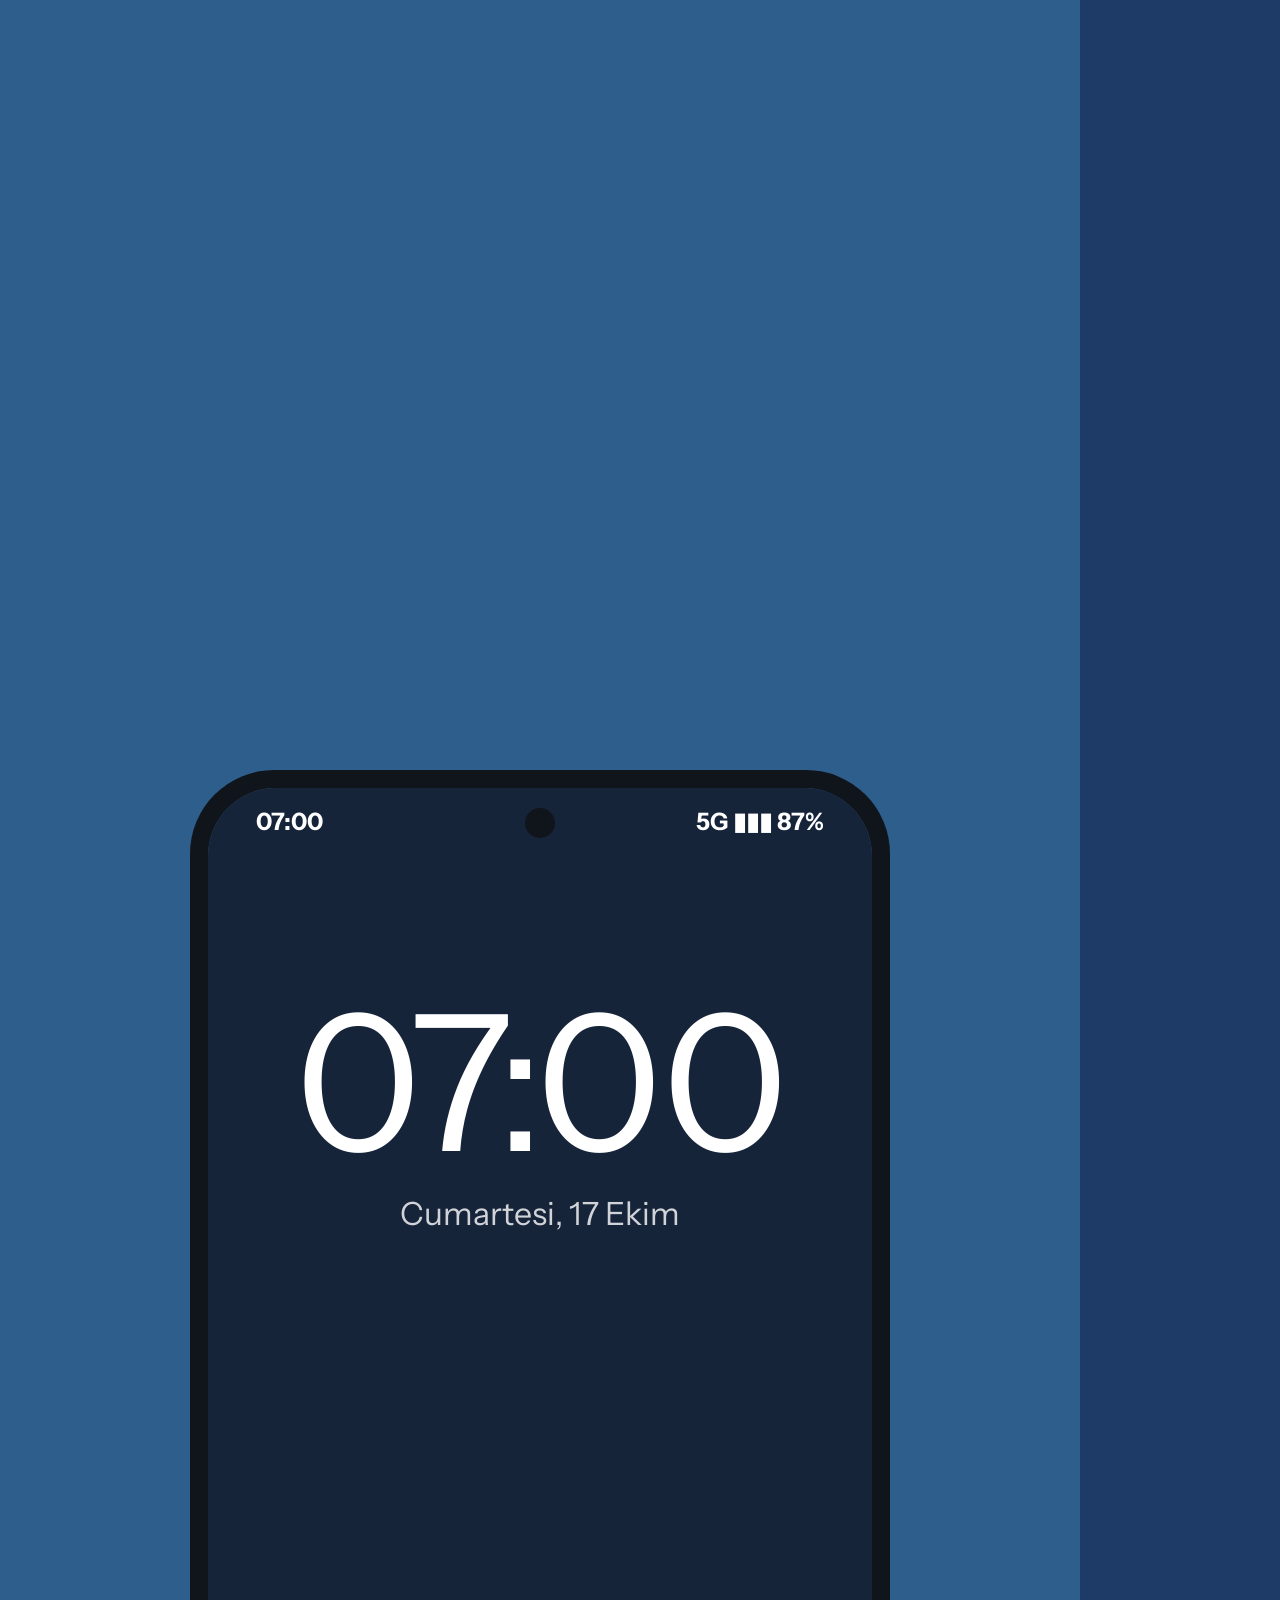
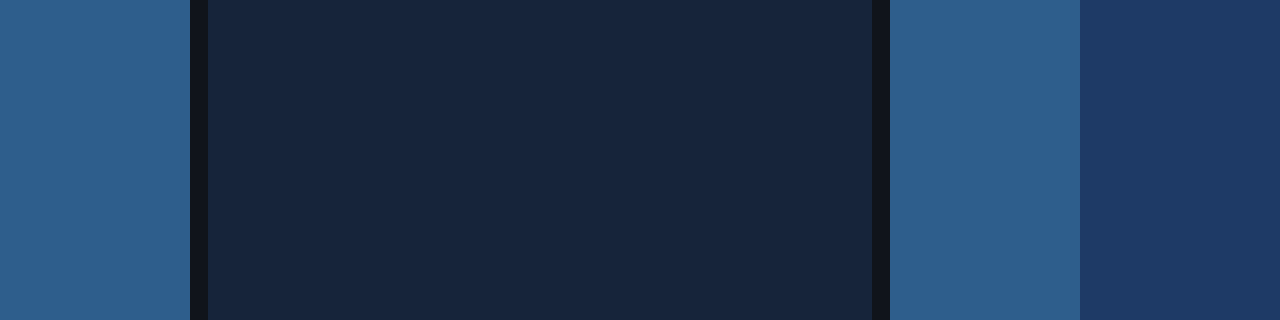
<file: tanitim/video.html>
<!doctype html>
<html lang="tr">
<head>
<meta charset="utf-8">
<style>
@font-face { font-family: "BigShoulders"; src: url("fonts/BigShoulders-Bold.ttf"); font-weight: 700; }
@font-face { font-family: "Instrument"; src: url("fonts/InstrumentSans-Regular.ttf"); font-weight: 400; }
@font-face { font-family: "Instrument"; src: url("fonts/InstrumentSans-Bold.ttf"); font-weight: 700; }

* { box-sizing: border-box; margin: 0; padding: 0; }
html, body { width: 1080px; height: 1920px; overflow: hidden; background: #1E3A66; }

#sahne {
  position: relative; width: 1080px; height: 1920px; overflow: hidden;
  font-family: "Instrument", sans-serif; color: #fff;
  background: #1E3A66;
}

/* Üst yazı */
#altyazi {
  position: absolute; left: 72px; right: 72px; top: 120px; height: 300px;
  display: flex; align-items: flex-end;
  font: 700 104px/0.92 "BigShoulders", sans-serif; letter-spacing: 0.005em;
}
#altyazi span { display: block; }

/* Telefon */
#telefon {
  position: absolute; left: 190px; top: 470px; width: 700px; height: 1440px;
  border-radius: 84px; background: #10141B; padding: 18px;
}
#ekran {
  position: relative; width: 100%; height: 100%; border-radius: 68px; overflow: hidden;
  background: #2E5E8C;
}
.durum-cubugu {
  position: absolute; left: 0; right: 0; top: 0; height: 64px; padding: 22px 48px 0;
  display: flex; justify-content: space-between; font: 700 24px/1 "Instrument"; z-index: 5;
}
.kamera { position: absolute; top: 20px; left: 50%; width: 30px; height: 30px; margin-left: -15px; border-radius: 50%; background: #10141B; z-index: 6; }

/* Kilit ekranı */
#kilit { position: absolute; inset: 0; background: #16243A; }
#kilit .saat { position: absolute; top: 200px; width: 100%; text-align: center; font: 400 190px/1 "Instrument"; letter-spacing: -0.02em; }
#kilit .tarih { position: absolute; top: 410px; width: 100%; text-align: center; font: 400 32px/1 "Instrument"; opacity: .8; }

.bildirim {
  position: absolute; left: 24px; right: 24px; padding: 26px 28px 28px;
  border-radius: 40px; background: rgba(244, 246, 250, 0.96); color: #172234;
}
.bildirim .bas { display: flex; align-items: center; gap: 14px; font: 400 24px/1 "Instrument"; color: #4A5568; }
.bildirim .simgecik { width: 44px; height: 44px; border-radius: 50%; background: #2E5E8C; display: grid; place-items: center; }
.bildirim .baslik { margin-top: 18px; font: 700 34px/1.2 "Instrument"; }
.bildirim .metin { margin-top: 8px; font: 400 29px/1.35 "Instrument"; color: #2D3748; }
.bildirim.uyari { background: #FFD54A; color: #3A2C00; }
.bildirim.uyari .bas, .bildirim.uyari .metin { color: #4A3A05; }
.bildirim.uyari .simgecik { background: #3A2C00; }

/* Uygulama ekranı */
#uyg { position: absolute; inset: 0; padding: 92px 40px 40px; }
.ust { display: flex; justify-content: space-between; align-items: center; font: 700 38px/1 "Instrument"; }
.ust .sehir { display: flex; align-items: center; gap: 10px; }
.gun { margin-top: 52px; font: 400 32px/1 "Instrument"; opacity: .8; }
.tavsiye { margin-top: 10px; height: 330px; }
.tavsiye .baslik { font: 700 112px/0.9 "BigShoulders"; }
.tavsiye .ek { margin-top: 14px; font: 400 34px/1.3 "Instrument"; }
.kart { border-radius: 32px; background: rgba(255,255,255,.14); padding: 28px 30px; }
.simdi { margin-top: 10px; display: flex; align-items: center; gap: 28px; }
.simdi .derece { font: 700 150px/0.9 "BigShoulders"; min-width: 190px; }
.simdi .durum { font: 700 34px/1.2 "Instrument"; display: flex; align-items: center; gap: 12px; }
.simdi .his { font: 400 27px/1.3 "Instrument"; opacity: .85; margin-top: 6px; }
.bolum { margin: 46px 0 16px 8px; font: 700 29px/1 "Instrument"; opacity: .85; }
.saatler { display: flex; justify-content: space-between; padding: 22px 18px; background: rgba(255,255,255,.10); }
.saatler div { display: flex; flex-direction: column; align-items: center; gap: 14px; font: 400 26px/1 "Instrument"; }
.saatler b { font: 700 31px/1 "Instrument"; }

.gunler { padding: 10px 30px; }
.gunler div { display: flex; align-items: center; padding: 16px 0; font: 400 30px/1 "Instrument"; }
.gunler div span:first-child { flex: 1; }
.gunler div b { width: 150px; text-align: right; font: 700 30px/1 "Instrument"; }

/* Kar taneleri */
.kar { position: absolute; width: 10px; height: 10px; border-radius: 50%; background: #fff; opacity: .8; }

/* Kapanış */
#kapanis { position: absolute; inset: 0; display: flex; flex-direction: column; justify-content: center; padding: 0 96px; }
#kapanis .ikon { width: 220px; height: 220px; border-radius: 56px; background: #1E3A66; display: grid; place-items: center; }
#kapanis h1 { margin-top: 64px; font: 700 250px/0.85 "BigShoulders"; }
#kapanis .slogan { margin-top: 36px; font: 400 58px/1.2 "Instrument"; }
#kapanis .alt { margin-top: 90px; font: 700 40px/1.4 "Instrument"; opacity: .9; }
#kapanis .link { margin-top: 10px; font: 400 36px/1.4 "Instrument"; opacity: .8; }
</style>
</head>
<body>
<div id="sahne">
  <div id="altyazi"></div>

  <div id="telefon">
    <div id="ekran">
      <div class="kamera"></div>
      <div class="durum-cubugu"><span id="durumSaat">07:00</span><span>5G  ▮▮▮  87%</span></div>

      <div id="uyg">
        <div class="ust">
          <span class="sehir"><svg width="34" height="34" viewBox="0 0 24 24" fill="#fff"><path d="M12 2a7 7 0 0 0-7 7c0 5.2 7 13 7 13s7-7.8 7-13a7 7 0 0 0-7-7zm0 9.5A2.5 2.5 0 1 1 12 6.5a2.5 2.5 0 0 1 0 5z"/></svg>Ankara&nbsp;▾</span>
          <span style="font-size:46px">↻</span>
        </div>
        <div class="gun">Bugün</div>
        <div class="tavsiye" id="tavsiye"></div>
        <div class="kart simdi">
          <div class="derece" id="derece">6°</div>
          <div>
            <div class="durum" id="durum"></div>
            <div class="his" id="his"></div>
          </div>
        </div>
        <div class="bolum">Saat saat</div>
        <div class="kart saatler" id="saatler"></div>
        <div class="bolum">Önümüzdeki günler</div>
        <div class="kart gunler" id="gunler"></div>
      </div>

      <div id="karKatmani"></div>

      <div id="kilit">
        <div class="saat">07:00</div>
        <div class="tarih">Cumartesi, 17 Ekim</div>
      </div>

      <div class="bildirim" id="bildirim1">
        <div class="bas"><span class="simgecik">MONT</span><span>Mont Al</span><span style="margin-left:auto">şimdi</span></div>
        <div class="baslik">Mont al. Ankara 6°</div>
        <div class="metin">Hissedilen 3° ile 11° arası. Şemsiye al.</div>
      </div>

      <div class="bildirim uyari" id="bildirim2">
        <div class="bas"><span class="simgecik">MONT</span><span>Mont Al</span><span style="margin-left:auto">şimdi</span></div>
        <div class="baslik">Kar yağışı</div>
        <div class="metin">Saat 15:00 civarı kar yağışı başlıyor. Mont, bot ve eldiven unutma; yollar kaygan olabilir.</div>
      </div>
    </div>
  </div>

  <div id="kapanis">
    <div class="ikon" id="kapanisIkon"></div>
    <h1>Mont Al</h1>
    <div class="slogan">Kapıdan çıkmadan<br>ne giyeceğini bil.</div>
    <div class="alt">Ücretsiz. Reklamsız. Android.</div>
    <div class="link">github.com/Enskygr234/mont-al</div>
  </div>
</div>

<script>
// ---------- Simgeler ----------
const MONT_SVG = (renk, olcek = 1) => `
<svg width="${108 * olcek}" height="${108 * olcek}" viewBox="0 0 108 108">
  <path d="M54,36 v-4 a4,4 0 1 1 4,-4" stroke="#fff" stroke-width="3" fill="none"/>
  <path fill="#FFD54A" d="M54,36 L40,40 L30,52 L32,74 L38,74 L38,56 L40,78 L68,78 L70,56 L70,74 L76,74 L78,52 L68,40 Z"/>
  <path fill="${renk}" d="M53,42 h2 v36 h-2 z"/>
  <path fill="${renk}" d="M46,38 L54,46 L62,38 L58,37 L54,41 L50,37 Z"/>
</svg>`;

const IKON = {
  gunes: (s) => `<svg width="${s}" height="${s}" viewBox="0 0 24 24" fill="none" stroke="#FFE08A" stroke-width="2" stroke-linecap="round"><circle cx="12" cy="12" r="4.5" fill="#FFE08A"/><path d="M12 2v2M12 20v2M2 12h2M20 12h2M4.9 4.9l1.4 1.4M17.7 17.7l1.4 1.4M4.9 19.1l1.4-1.4M17.7 6.3l1.4-1.4"/></svg>`,
  bulut: (s) => `<svg width="${s}" height="${s}" viewBox="0 0 24 24"><path fill="#fff" d="M7 18h10.5a4 4 0 0 0 .4-8A6 6 0 0 0 6.3 9.2 4.5 4.5 0 0 0 7 18z"/></svg>`,
  parcali: (s) => `<svg width="${s}" height="${s}" viewBox="0 0 24 24"><circle cx="8" cy="8" r="4" fill="#FFE08A"/><path fill="#fff" d="M9 20h9a3.5 3.5 0 0 0 .3-7A5 5 0 0 0 8.6 12.3 4 4 0 0 0 9 20z"/></svg>`,
  yagmur: (s) => `<svg width="${s}" height="${s}" viewBox="0 0 24 24"><path fill="#fff" d="M7 14h10.5a4 4 0 0 0 .4-8A6 6 0 0 0 6.3 5.2 4.5 4.5 0 0 0 7 14z"/><path stroke="#BFE0FF" stroke-width="2" stroke-linecap="round" d="M8 17l-1 3M12 17l-1 3M16 17l-1 3"/></svg>`,
  kar: (s) => `<svg width="${s}" height="${s}" viewBox="0 0 24 24" fill="none" stroke="#fff" stroke-width="2" stroke-linecap="round"><path d="M12 2v20M3.3 7l17.4 10M3.3 17L20.7 7M9 4l3 2 3-2M9 20l3-2 3 2"/></svg>`,
};

// ---------- Hava durumları (uygulamadaki kurallarla aynı) ----------
const DURUMLAR = [
  { renk: "#1E3A66", derece: "-1°", ikon: "kar", durum: "Karlı", his: "Hissedilen -6°, rüzgar 18 km/s",
    baslik: "Kalın mont, bere ve eldiven.", ek: ["Kar yağacak, kaymayan ayakkabı giy."],
    gunler: [["Bugün","kar","-4°  2°"],["Yarın","bulut","-2°  5°"],["Pazartesi","parcali","0°  8°"]] ,
    saatler: [["Şimdi", "kar", "-1°"], ["09", "kar", "-1°"], ["10", "bulut", "0°"], ["11", "bulut", "1°"], ["12", "kar", "1°"]] },
  { renk: "#2E5E8C", derece: "6°", ikon: "yagmur", durum: "Yağmurlu", his: "Hissedilen 3°, rüzgar 14 km/s",
    baslik: "Mont al.", ek: ["Şemsiye al."],
    gunler: [["Bugün","yagmur","3°  11°"],["Yarın","bulut","4°  12°"],["Pazartesi","parcali","5°  14°"]] ,
    saatler: [["Şimdi", "yagmur", "6°"], ["09", "yagmur", "7°"], ["10", "bulut", "8°"], ["11", "bulut", "10°"], ["12", "parcali", "11°"]] },
  { renk: "#4F7A2E", derece: "17°", ikon: "parcali", durum: "Parçalı bulutlu", his: "Hissedilen 16°, rüzgar 9 km/s",
    baslik: "İnce bir hırka yeter.", ek: ["Gün içinde sıcaklık çok değişiyor,", "kat kat giyin."],
    gunler: [["Bugün","parcali","12°  25°"],["Yarın","gunes","13°  26°"],["Pazartesi","gunes","14°  27°"]] ,
    saatler: [["Şimdi", "parcali", "17°"], ["09", "parcali", "19°"], ["10", "gunes", "21°"], ["11", "gunes", "23°"], ["12", "gunes", "25°"]] },
  { renk: "#A63A24", derece: "31°", ikon: "gunes", durum: "Açık", his: "Hissedilen 33°, rüzgar 6 km/s",
    baslik: "Çok sıcak, ince giyin.", ek: ["Güneş kremi sür.", "Yanına su al."],
    gunler: [["Bugün","gunes","22°  34°"],["Yarın","gunes","23°  35°"],["Pazartesi","parcali","21°  32°"]] ,
    saatler: [["Şimdi", "gunes", "31°"], ["13", "gunes", "33°"], ["14", "gunes", "34°"], ["15", "gunes", "34°"], ["16", "gunes", "33°"]] },
];

// ---------- Yardımcılar ----------
const $ = (id) => document.getElementById(id);
const kis = (x, a = 0, b = 1) => Math.min(b, Math.max(a, x));
const ara = (t, bas, son) => kis((t - bas) / (son - bas));
const cikis = (x) => 1 - Math.pow(1 - x, 3);
const giris = (x) => x * x * x;
const yay = (x) => { const c = 1.4; return 1 + (c + 1) * Math.pow(x - 1, 3) + c * Math.pow(x - 1, 2); };
function renkKaris(a, b, x) {
  const p = (h) => [1, 3, 5].map((i) => parseInt(h.slice(i, i + 2), 16));
  const [r1, g1, b1] = p(a), [r2, g2, b2] = p(b);
  const m = (u, v) => Math.round(u + (v - u) * x);
  return `rgb(${m(r1, r2)},${m(g1, g2)},${m(b1, b2)})`;
}

// Kar taneleri (sabit tohumla, her karede aynı)
const KAR = Array.from({ length: 46 }, (_, i) => {
  const r = (n) => { const x = Math.sin(i * 97.13 + n * 13.7) * 43758.5453; return x - Math.floor(x); };
  return { x: r(1) * 664, hiz: 160 + r(2) * 220, faz: r(3) * 1440, boy: 6 + r(4) * 10, salin: 10 + r(5) * 26 };
});
$("karKatmani").innerHTML = KAR.map((_, i) => `<div class="kar" id="kar${i}"></div>`).join("");
$("bildirim1").querySelector(".simgecik").innerHTML = MONT_SVG("#2E5E8C", 0.45);
$("bildirim2").querySelector(".simgecik").innerHTML = MONT_SVG("#3A2C00", 0.45);
$("kapanisIkon").innerHTML = MONT_SVG("#2E5E8C", 2);

function uygulamaDurumu(d) {
  $("derece").textContent = d.derece;
  $("durum").innerHTML = IKON[d.ikon](40) + d.durum;
  $("his").textContent = d.his;
  $("gunler").innerHTML = d.gunler.map(([g, i, c]) => `<div><span>${g}</span>${IKON[i](42)}<b>${c}</b></div>`).join("");
  $("saatler").innerHTML = d.saatler.map(([s, i, c]) => `<div><span>${s}</span>${IKON[i](44)}<b>${c}</b></div>`).join("");
}

function tavsiyeCiz(d, ilerleme, cikisIlerleme) {
  // Başlık aşağıdan kayarak gelir, yukarı kayarak gider
  const y = (1 - cikis(ilerleme)) * 60 - giris(cikisIlerleme) * 60;
  const op = cikis(ilerleme) * (1 - cikisIlerleme);
  $("tavsiye").innerHTML =
    `<div class="baslik" style="font-size:${d.baslik.length > 20 ? 100 : 112}px;transform:translateY(${y}px);opacity:${op}">${d.baslik}</div>` +
    `<div class="ek" style="transform:translateY(${y * 1.3}px);opacity:${op}">${d.ek.join("<br>")}</div>`;
}

function altyazi(metin, gorunurluk, cikisO = 0) {
  const satirlar = metin.split("|");
  $("altyazi").innerHTML = "<div>" + satirlar.map((s, i) => {
    const g = cikis(kis(gorunurluk * 1.6 - i * 0.35));
    return `<span style="opacity:${g * (1 - cikisO)};transform:translateY(${(1 - g) * 40 - cikisO * 30}px)">${s}</span>`;
  }).join("") + "</div>";
}

// ---------- Zaman çizelgesi ----------
// 0-4.2 kilit ekranı + sabah bildirimi
// 4.2-10.6 uygulama: renk ve tavsiye değişir
// 10.6-14.6 kar uyarısı
// 14.6-18 kapanış
window.SURE = 18;

window.ciz = function (t) {
  const sahne = $("sahne");

  // --- Altyazılar
  if (t < 4.2) altyazi("Her sabah|07:00'de", ara(t, 0.1, 0.9), ara(t, 3.8, 4.2));
  else if (t < 10.6) altyazi("havaya bakar,|ne giyeceğini|söyler.", ara(t, 4.3, 5.1), ara(t, 10.2, 10.6));
  else if (t < 14.6) altyazi("Kar, fırtına,|don gelince|haber verir.", ara(t, 10.7, 11.5), ara(t, 14.2, 14.6));
  else altyazi("", 0);

  // --- Kilit ekranı
  const kilitO = 1 - ara(t, 3.6, 4.3);
  $("kilit").style.opacity = kilitO;
  const b1 = t < 4.3 ? yay(ara(t, 0.9, 1.5)) : 1;
  $("bildirim1").style.top = (-320 + b1 * 840) + "px";
  $("bildirim1").style.opacity = (t < 0.9 ? 0 : 1) * kilitO;
  $("durumSaat").textContent = t >= 10.6 ? "14:12" : (t >= 9.0 ? "13:00" : "07:00");

  // --- Uygulama durumları
  const adimlar = [4.2, 5.8, 7.4, 9.0];          // -1° -> 6° -> 17° -> 31°
  let i = 0;
  for (let k = 0; k < adimlar.length; k++) if (t >= adimlar[k]) i = k;
  if (t < 4.2) i = 1;
  if (t >= 10.6) i = 0;                          // kar uyarısı sahnesi soğuk
  const d = DURUMLAR[i];

  // Arka plan: bir önceki durumun renginden geçiş
  let arka = d.renk;
  if (t >= 4.2 && t < 10.6 && i > 0) {
    const g = cikis(ara(t, adimlar[i], adimlar[i] + 0.5));
    arka = renkKaris(DURUMLAR[i - 1].renk, d.renk, g);
  } else if (t >= 10.6 && t < 14.6) {
    arka = renkKaris(DURUMLAR[3].renk, DURUMLAR[0].renk, cikis(ara(t, 10.6, 11.1)));
  } else if (t >= 4.2 && t < 5.8) {
    arka = renkKaris(DURUMLAR[1].renk, DURUMLAR[0].renk, cikis(ara(t, 4.2, 4.5)));
  }
  $("ekran").style.background = arka;
  uygulamaDurumu(d);

  // Tavsiye metni animasyonu
  if (t < 10.6) {
    const bas = i === 0 && t < 5.8 ? 4.25 : adimlar[i];
    const son = i < 3 ? adimlar[i + 1] : 10.6;
    tavsiyeCiz(d, ara(t, bas + 0.05, bas + 0.55), ara(t, son - 0.3, son));
  } else {
    tavsiyeCiz(d, ara(t, 10.65, 11.15), ara(t, 14.3, 14.6));
  }

  // Sahnenin dış arka planı telefonla uyumlu
  sahne.style.background = arka;
  document.body.style.background = arka;

  // --- Kar uyarısı
  const b2 = yay(ara(t, 11.6, 12.2));
  $("bildirim2").style.top = (-360 + b2 * 440) + "px";
  $("bildirim2").style.opacity = t >= 11.6 && t < 14.6 ? 1 - ara(t, 14.2, 14.5) : 0;

  // Kar taneleri (kar uyarısı sahnesinde)
  const karO = t >= 10.6 && t < 14.6 ? ara(t, 10.8, 11.6) * (1 - ara(t, 14.2, 14.6)) : 0;
  KAR.forEach((k, n) => {
    const el = $("kar" + n);
    const y = (k.faz + t * k.hiz) % 1500 - 60;
    const x = k.x + Math.sin(t * 1.3 + n) * k.salin;
    el.style.cssText = `left:${x}px;top:${y}px;width:${k.boy}px;height:${k.boy}px;opacity:${karO * 0.85}`;
  });

  // --- Telefonun girişi / çıkışı
  const telGiris = cikis(ara(t, 0, 0.7));
  const telCikis = giris(ara(t, 14.5, 15.1));
  $("telefon").style.transform = `translateY(${(1 - telGiris) * 300 + telCikis * 1600}px)`;

  // --- Kapanış
  const kO = ara(t, 14.9, 15.5);
  $("kapanis").style.opacity = kO;
  $("kapanis").style.transform = `translateY(${(1 - cikis(kO)) * 60}px)`;
  if (t >= 14.6) {
    sahne.style.background = DURUMLAR[1].renk;
    document.body.style.background = DURUMLAR[1].renk;
  }
};

window.ciz(0);
</script>
</body>
</html>
</file>
